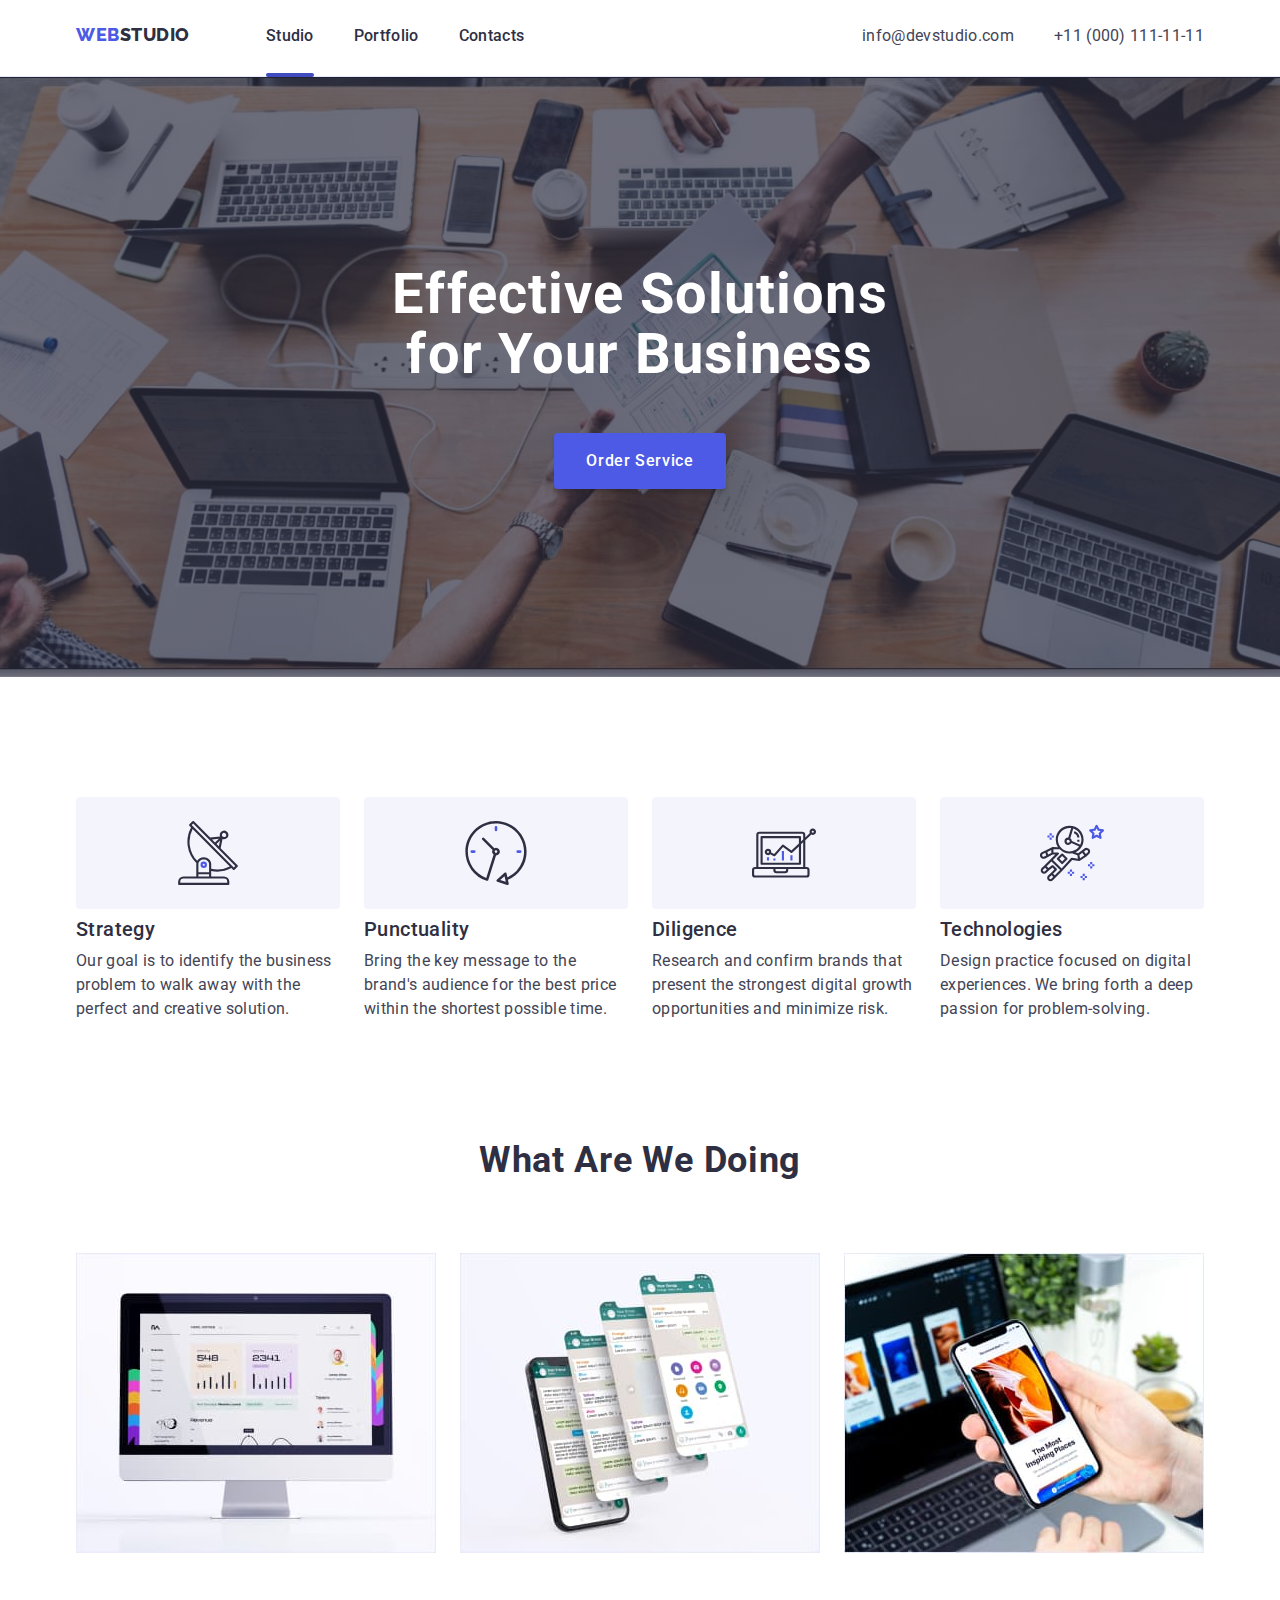
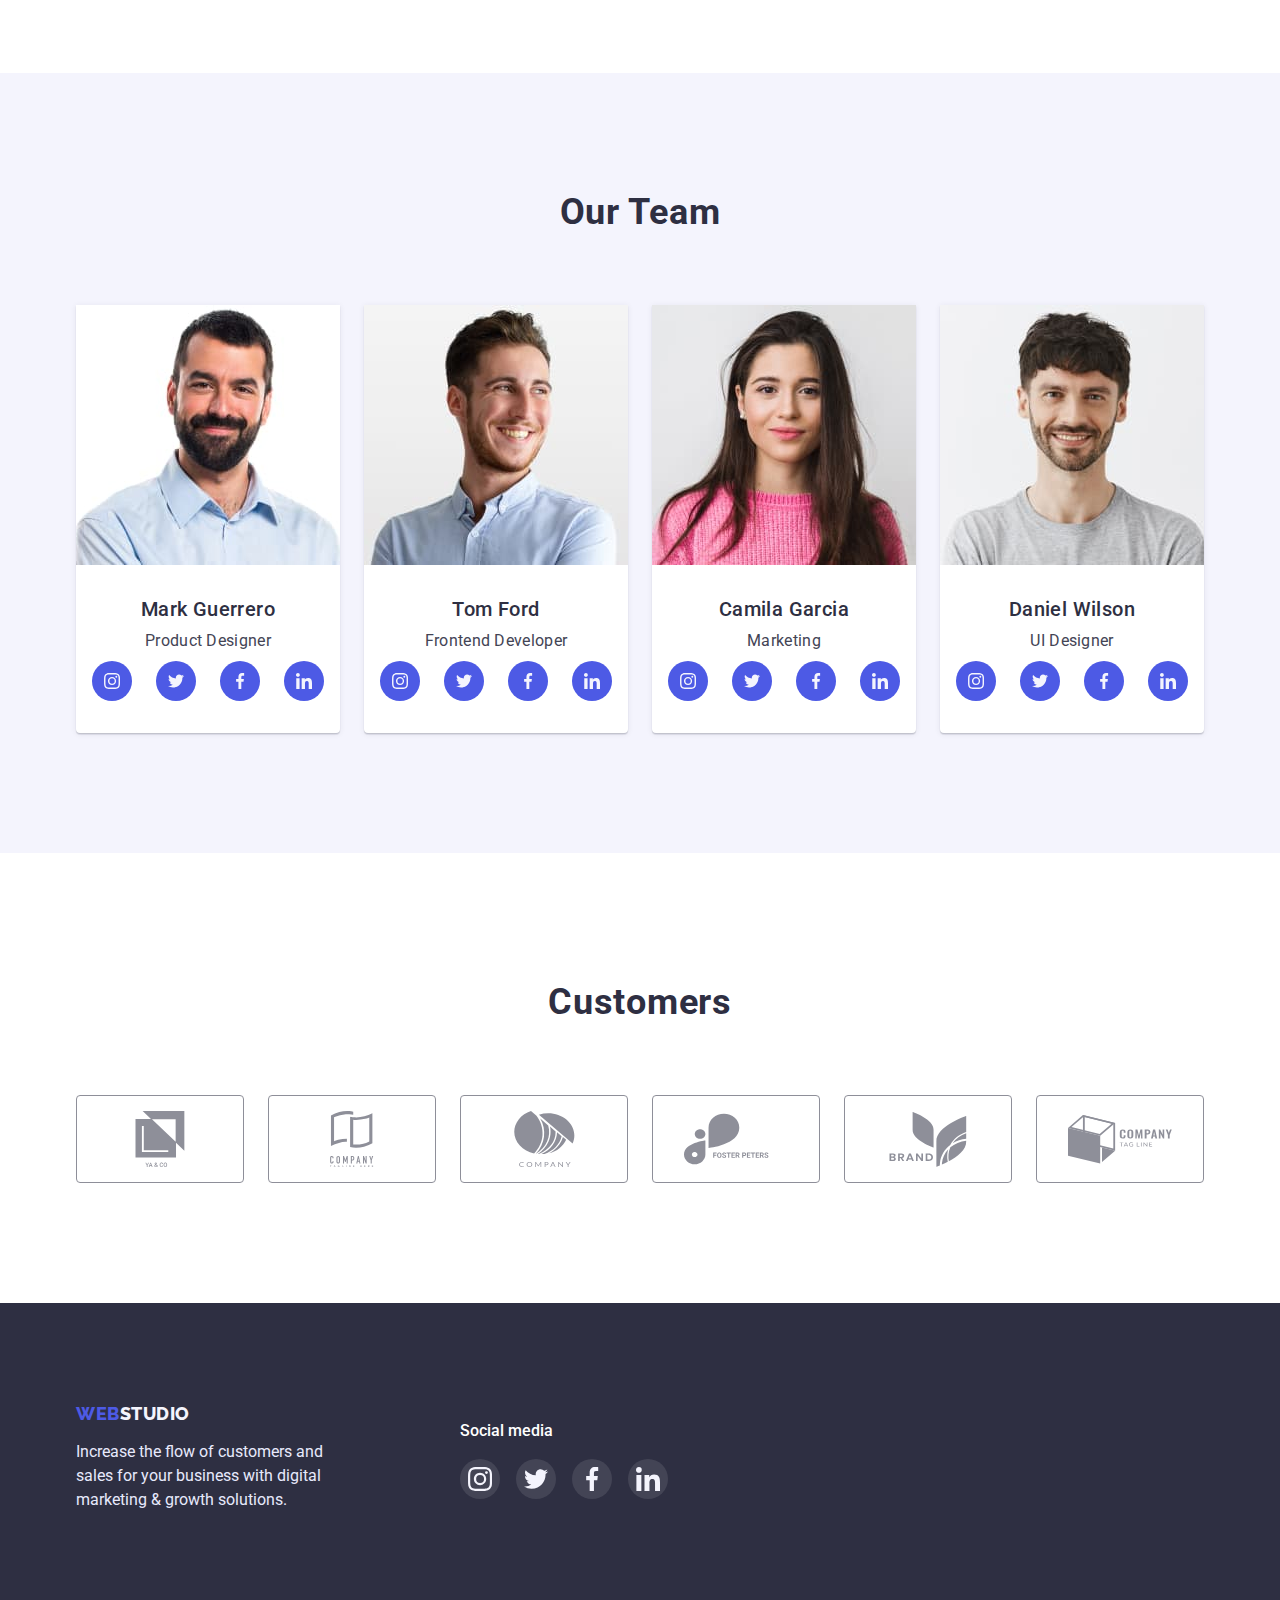
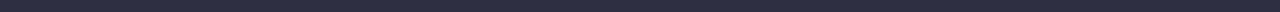
<file: index.html>
<!DOCTYPE html>
<html lang="en">

<head>
    <meta charset="UTF-8">
    <meta http-equiv="X-UA-Compatible" content="IE=edge">
    <meta name="viewport" content="width=device-width, initial-scale=1.0">

    <link rel="preconnect" href="https://fonts.googleapis.com">
    <link rel="preconnect" href="https://fonts.gstatic.com" crossorigin>
    <link
        href="https://fonts.googleapis.com/css2?family=Raleway:wght@800&family=Roboto:wght@400;500;700;900&display=swap"
        rel="stylesheet">

    <link rel="stylesheet" href="https://cdnjs.cloudflare.com/ajax/libs/modern-normalize/1.1.0/modern-normalize.min.css"
        integrity="sha512-wpPYUAdjBVSE4KJnH1VR1HeZfpl1ub8YT/NKx4PuQ5NmX2tKuGu6U/JRp5y+Y8XG2tV+wKQpNHVUX03MfMFn9Q=="
        crossorigin="anonymous" referrerpolicy="no-referrer" />

    <title>Studio</title>

    <link rel="stylesheet" href="css/styles.css">

</head>

<body>

    <header class="header">
        <div class="container header-container">
            <a href="./index.html" class="logo link">Web<span class="studio">Studio</span></a>
            <nav class="header-nav">
                <ul class="header-menu list">
                    <li class="header-item">
                        <a href="./index.html" rel="noopener noreferrer nofollow" class="link active">Studio</a>
                    </li>
                    <li class="header-item">
                        <a href="./portfolio.html" rel="noopener noreferrer nofollow" class="link">Portfolio</a>
                    </li>
                    <li class="header-item">
                        <a href="" class="link">Contacts</a>
                    </li>
                </ul>
            </nav>
            <address class="contacts">
                <ul class="contacts-list list">
                    <li class="header-item"><a class="contacts-link link"
                            href="mailto:info@devstudio.com">info@devstudio.com</a></li>
                    <li class="header-item"><a class="contacts-link link" href="tel:+110001111111">+11 (000)
                            111-11-11</a></li>
                </ul>
            </address>
        </div>
    </header>

    <main>
        <section class="hero">
            <div class="container">
                <h1 class="hero-title"> Effective Solutions
                    for Your Business</h1>
                <button class="hero-button" type="button" data-modal-open>Order Service</button>
            </div>
        </section>

        <section class="qualities">
            <div class="container">
                <h2 hidden class="qualities-title">Text</h2>
                <ul class="qualities-list list">
                    <li class="qualities-item item">
                        <div class="qualities-box-icon">
                            <svg class="qualities-icon" width="64" height="64">
                                <use href="images/icons.svg#icon-antenna-1"></use>
                            </svg>
                        </div>
                        <h3 class="qualities-subtitle subtitle">Strategy</h3>
                        <p class="qualities-text text">Our goal is to identify the business
                            problem to walk away with the perfect and creative solution.</p>
                    </li>
                    <li class="qualities-item item">
                        <div class="qualities-box-icon">
                            <svg class="qualities-icon" width="64" height="64">
                                <use href="images/icons.svg#icon-clock-1"></use>
                            </svg>
                        </div>
                        <h3 class="qualities-subtitle subtitle">Punctuality</h3>
                        <p class="qualities-text text">Bring the key message to the brand's audience for the best price
                            within the shortest possible
                            time.</p>
                    </li>
                    <li class="qualities-item item">
                        <div class="qualities-box-icon">
                            <svg class="qualities-icon" width="64" height="64">
                                <use href="images/icons.svg#icon-diagram-1"></use>
                            </svg>
                        </div>
                        <h3 class="qualities-subtitle subtitle">Diligence</h3>
                        <p class="qualities-text text">Research and confirm brands that present the strongest digital
                            growth
                            opportunities and minimize
                            risk.</p>
                    </li>
                    <li class="qualities-item item">
                        <div class="qualities-box-icon">
                            <svg class="qualities-icon" width="64" height="64">
                                <use href="images/icons.svg#icon-astronaut-1"></use>
                            </svg>
                        </div>
                        <h3 class="qualities-subtitle subtitle">Technologies</h3>
                        <p class="qualities-text text">Design practice focused on digital experiences. We bring forth a
                            deep
                            passion for
                            problem-solving.</p>
                    </li>
                </ul>
            </div>
        </section>

        <section class="services">
            <div class="container">
                <h2 class="services-title title">What are we doing</h2>
                <ul class="services-list list">
                    <li class="services-item item "><img src="./images/statistics.jpg" class="services-card"
                            alt="statistics" width="360" height="300">
                    </li>
                    <li class="services-item item "><img src="./images/addition.jpg" class="services-card"
                            alt="addition" width="360" height="300">
                    </li>
                    <li class="services-item item "><img src="./images/site.jpg" class="services-card" alt="site"
                            width="360" height="300"></li>
                </ul>
            </div>
        </section>

        <section class="team">
            <div class="container">
                <h2 class="team-title title">Our Team</h2>
                <ul class="team-list list">
                    <li class="team-card item ">
                        <img src="./images/mark.jpg" class="team-photo" alt="Mark Guerrero" width="264" height="260">
                        <div class="panel">
                            <h3 class="team-subtitle subtitle">Mark Guerrero</h3>
                            <p class="team-text text">Product Designer</p>
                            <ul class="team-soc-list list">
                                <li class="soc-item item">
                                    <a class="soc-link" href="">
                                        <svg class="soc-icon" width="16" height="16">
                                            <use href="./images/icons.svg#icon-instagram"></use>
                                        </svg>
                                    </a>
                                </li>
                                <li class="soc-item item">
                                    <a class="soc-link" href="">
                                        <svg class="soc-icon" width="16" height="16">
                                            <use href="./images/icons.svg#icon-twitter"></use>
                                        </svg>
                                    </a>
                                </li>
                                <li class="soc-item item">
                                    <a class="soc-link" href="">
                                        <svg class="soc-icon" width="16" height="16">
                                            <use href="./images/icons.svg#icon-facebook"></use>
                                        </svg>
                                    </a>
                                </li>
                                <li class="soc-item item">
                                    <a class="soc-link" href="">
                                        <svg class="soc-icon" width="16" height="16">
                                            <use href="./images/icons.svg#icon-linkedin"></use>
                                        </svg>
                                    </a>
                                </li>
                            </ul>
                        </div>
                    </li>
                    <li class="team-card item ">
                        <img src="./images/tom.jpg" class="team-photo" alt="Tom Ford" width="264" height="260">
                        <div class="panel">
                            <h3 class="team-subtitle subtitle">Tom Ford</h3>
                            <p class="team-text text">Frontend Developer</p>
                            <ul class="team-soc-list list">
                                <li class="soc-item item">
                                    <a class="soc-link" href="">
                                        <svg class="soc-icon" width="16" height="16">
                                            <use href="./images/icons.svg#icon-instagram"></use>
                                        </svg>
                                    </a>
                                </li>
                                <li class="soc-item item">
                                    <a class="soc-link" href="">
                                        <svg class="soc-icon" width="16" height="16">
                                            <use href="./images/icons.svg#icon-twitter"></use>
                                        </svg>
                                    </a>
                                </li>
                                <li class="soc-item item">
                                    <a class="soc-link" href="">
                                        <svg class="soc-icon" width="16" height="16">
                                            <use href="./images/icons.svg#icon-facebook"></use>
                                        </svg>
                                    </a>
                                </li>
                                <li class="soc-item item">
                                    <a class="soc-link" href="">
                                        <svg class="soc-icon" width="16" height="16">
                                            <use href="./images/icons.svg#icon-linkedin"></use>
                                        </svg>
                                    </a>
                                </li>
                            </ul>
                        </div>
                    </li>
                    <li class="team-card item ">
                        <img src="./images/camila.jpg" class="team-photo" alt="Camila Garcia" width="264" height="260">
                        <div class="panel">
                            <h3 class="team-subtitle subtitle">Camila Garcia</h3>
                            <p class="team-text text">Marketing</p>
                            <ul class="team-soc-list list">
                                <li class="soc-item item">
                                    <a class="soc-link" href="">
                                        <svg class="soc-icon" width="16" height="16">
                                            <use href="./images/icons.svg#icon-instagram"></use>
                                        </svg>
                                    </a>
                                </li>
                                <li class="soc-item item">
                                    <a class="soc-link" href="">
                                        <svg class="soc-icon" width="16" height="16">
                                            <use href="./images/icons.svg#icon-twitter"></use>
                                        </svg>
                                    </a>
                                </li>
                                <li class="soc-item item">
                                    <a class="soc-link" href="">
                                        <svg class="soc-icon" width="16" height="16">
                                            <use href="./images/icons.svg#icon-facebook"></use>
                                        </svg>
                                    </a>
                                </li>
                                <li class="soc-item item">
                                    <a class="soc-link" href="">
                                        <svg class="soc-icon" width="16" height="16">
                                            <use href="./images/icons.svg#icon-linkedin"></use>
                                        </svg>
                                    </a>
                                </li>
                            </ul>
                        </div>
                    </li>
                    <li class="team-card item ">
                        <img src="./images/daniel.jpg" class="team-photo" alt="Daniel Wilson" width="264" height="260">
                        <div class="panel">
                            <h3 class="team-subtitle subtitle">Daniel Wilson</h3>
                            <p class="team-text text">UI Designer</p>
                            <ul class="team-soc-list list">
                                <li class="soc-item item">
                                    <a class="soc-link" href="">
                                        <svg class="soc-icon" width="16" height="16">
                                            <use href="./images/icons.svg#icon-instagram"></use>
                                        </svg>
                                    </a>
                                </li>
                                <li class="soc-item item">
                                    <a class="soc-link" href="">
                                        <svg class="soc-icon" width="16" height="16">
                                            <use href="./images/icons.svg#icon-twitter"></use>
                                        </svg>
                                    </a>
                                </li>
                                <li class="soc-item item">
                                    <a class="soc-link" href="">
                                        <svg class="soc-icon" width="16" height="16">
                                            <use href="./images/icons.svg#icon-facebook"></use>
                                        </svg>
                                    </a>
                                </li>
                                <li class="soc-item item">
                                    <a class="soc-link" href="">
                                        <svg class="soc-icon" width="16" height="16">
                                            <use href="./images/icons.svg#icon-linkedin"></use>
                                        </svg>
                                    </a>
                                </li>
                            </ul>
                        </div>
                    </li>
                </ul>
            </div>
        </section>

        <section class="customers">
            <div class="container">
                <h2 class="team-title title">Customers</h2>
                <ul class="customers-list list">
                    <li class="customers-item item">
                        <a href="" class="customers-link" rel="noopener noreferrer nofollow">
                            <svg class="customers-icon" width="104" height="56">
                                <use href="./images/icons.svg#icon-group1"></use>
                            </svg>
                        </a>
                    </li>
                    <li class="customers-item item">
                        <a href="" class="customers-link" rel="noopener noreferrer nofollow">
                            <svg class="customers-icon" width="104" height="56">
                                <use href="./images/icons.svg#icon-group2"></use>
                            </svg>
                        </a>
                    </li>
                    <li class="customers-item item">
                        <a href="" class="customers-link" rel="noopener noreferrer nofollow">
                            <svg class="customers-icon" width="104" height="56">
                                <use href="./images/icons.svg#icon-group3"></use>
                            </svg>
                        </a>
                    </li>
                    <li class="customers-item item">
                        <a href="" class="customers-link" rel="noopener noreferrer nofollow">
                            <svg class="customers-icon" width="104" height="56">
                                <use href="./images/icons.svg#icon-group4"></use>
                            </svg>
                        </a>
                    </li>
                    <li class="customers-item item">
                        <a href="" class="customers-link" rel="noopener noreferrer nofollow">
                            <svg class="customers-icon" width="104" height="56">
                                <use href="./images/icons.svg#icon-group5"></use>
                            </svg>
                        </a>
                    </li>
                    <li class="customers-item item">
                        <a href="" class="customers-link" rel="noopener noreferrer nofollow">
                            <svg class="customers-icon" width="104" height="56">
                                <use href="./images/icons.svg#icon-group6"></use>
                            </svg>
                        </a>
                    </li>
                </ul>
        </section>

    </main>

    <footer class="footer">
        <div class="container footer-container">
            <div class="container container-footer-logo">
                <a href="./index.html" class="logo link">Web<span class="studio-footer">Studio</span></a>
                <p class="footer-text">Increase the flow of customers and sales for your business with digital marketing
                    & growth solutions.</p>
            </div>
            <div class="container footer-soc">
                <p class="footer-text soc-title">Social media</p>
                <ul class="footer-soc-list list">
                    <li class="soc-item footer-soc-item">
                        <a href="" rel="noopener noreferrer nofollow" class="soc-link footer-soc-link">
                            <svg class="soc-icon" width="24" height="24">
                                <use href="./images/icons.svg#icon-instagram"></use>
                            </svg>
                        </a>
                    </li>
                    <li class="soc-item footer-soc-item">
                        <a href="" rel="noopener noreferrer nofollow" class="soc-link footer-soc-link">
                            <svg class="soc-icon" width="24" height="24">
                                <use href="./images/icons.svg#icon-twitter"></use>
                            </svg>
                        </a>
                    </li>
                    <li class="soc-item footer-soc-item">
                        <a href="" rel="noopener noreferrer nofollow" class="soc-link footer-soc-link">
                            <svg class="soc-icon" width="24" height="24">
                                <use href="./images/icons.svg#icon-facebook"></use>
                            </svg>
                        </a>
                    </li>
                    <li class="soc-item footer-soc-item">
                        <a href="" rel="noopener noreferrer nofollow" class="soc-link footer-soc-link">
                            <svg class="soc-icon" width="24" height="24">
                                <use href="./images/icons.svg#icon-linkedin"></use>
                            </svg>
                        </a>
                    </li>
                </ul>
            </div>
        </div>
    </footer>

<div class="backdrop is-hidden" data-modal>
    <div class="modal">
        <button type="button" class="modal-close-btn" data-modal-close>
            <svg width="8" height="8">
                <use href="./images/icons.svg#icon-close-modal"></use>
            </svg>
        </button>
    </div>
</div>

<script src="./js/modal.js"></script>

</body>

</html>
</file>
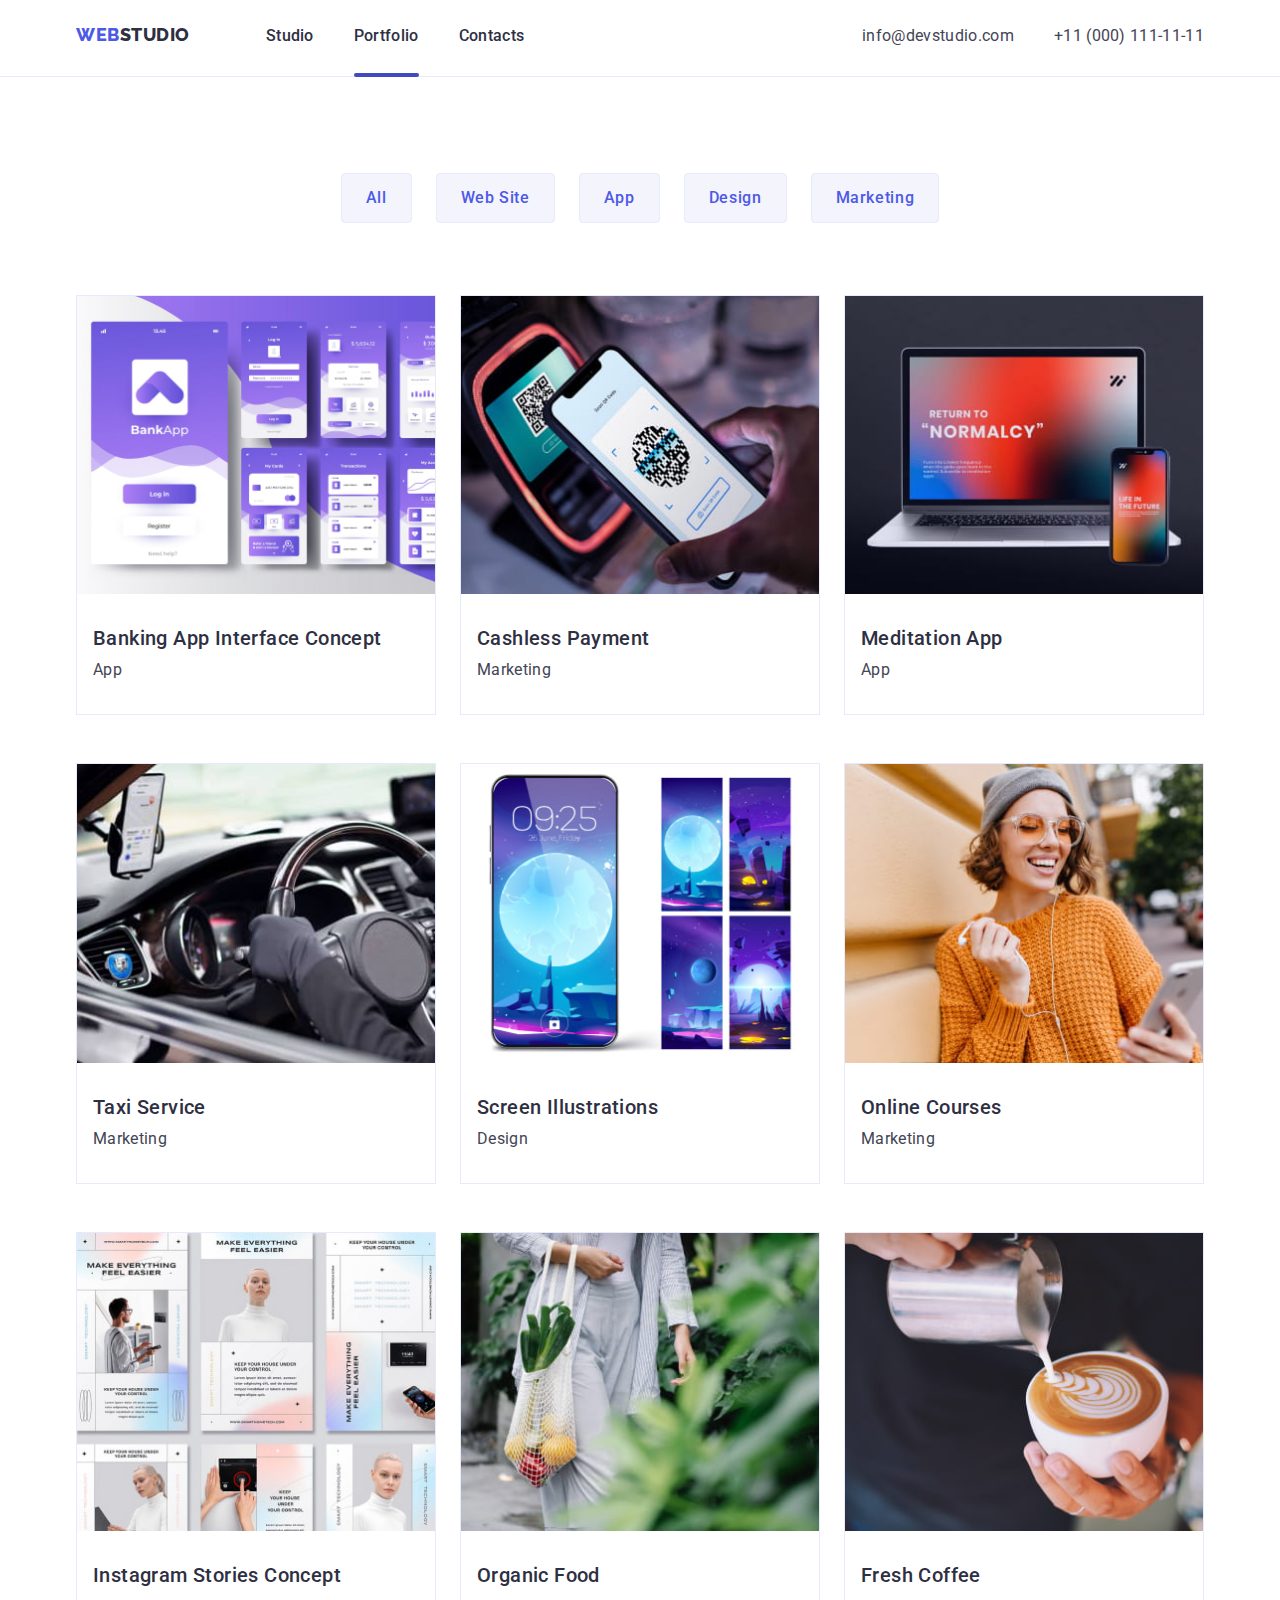
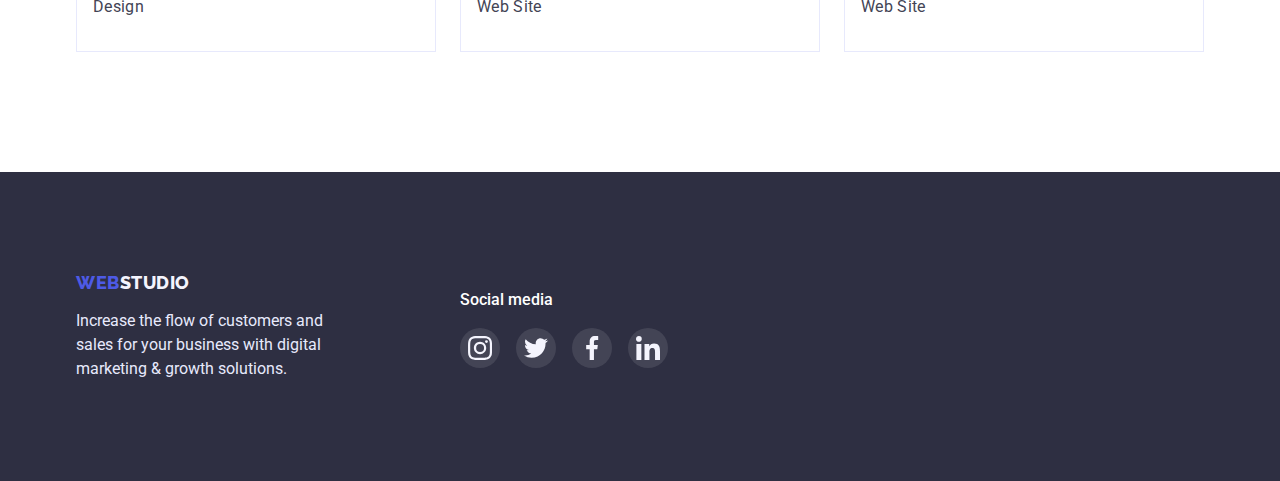
<file: portfolio.html>
<!DOCTYPE html>
<html lang="en">

<head>
    <meta charset="UTF-8">
    <meta http-equiv="X-UA-Compatible" content="IE=edge">
    <meta name="viewport" content="width=device-width, initial-scale=1.0">

    <link rel="preconnect" href="https://fonts.googleapis.com">
    <link rel="preconnect" href="https://fonts.gstatic.com" crossorigin>
    <link
        href="https://fonts.googleapis.com/css2?family=Raleway:wght@800&family=Roboto:wght@400;500;700;900&display=swap"
        rel="stylesheet">

    <link rel="stylesheet" href="https://cdnjs.cloudflare.com/ajax/libs/modern-normalize/1.1.0/modern-normalize.min.css"
        integrity="sha512-wpPYUAdjBVSE4KJnH1VR1HeZfpl1ub8YT/NKx4PuQ5NmX2tKuGu6U/JRp5y+Y8XG2tV+wKQpNHVUX03MfMFn9Q=="
        crossorigin="anonymous" referrerpolicy="no-referrer" />

    <title>Portfolio</title>

    <link rel="stylesheet" href="css/styles.css">
</head>

<body>

    <header class="header">
        <div class="container header-container">
            <a href="./index.html" class="logo link">Web<span class="studio">Studio</span></a>
            <nav class="header-nav">
                <ul class="header-menu list">
                    <li class="header-item">
                        <a href="./index.html" rel="noopener noreferrer nofollow" class="link">Studio</a>
                    </li>
                    <li class="header-item">
                        <a href="./portfolio.html" rel="noopener noreferrer nofollow" class="link active">Portfolio</a>
                    </li>
                    <li class="header-item">
                        <a href="" class="link">Contacts</a>
                    </li>
                </ul>
            </nav>
            <address class="contacts">
                <ul class="contacts-list list">
                    <li class="header-item"><a class="contacts-link link"
                            href="mailto:info@devstudio.com">info@devstudio.com</a></li>
                    <li class="header-item"><a class="contacts-link link" href="tel:+110001111111">+11 (000)
                            111-11-11</a></li>
                </ul>
            </address>
        </div>
    </header>

    <main>
        <section class="filter">
            <div class="container">
                <h1 hidden>Title</h1>
                <ul class="filter-list list">
                    <li class="item"><button class="filter-button" type="button">All</button></li>
                    <li class="item"><button class="filter-button" type="button">Web Site</button></li>
                    <li class="item"><button class="filter-button" type="button">App</button></li>
                    <li class="item"><button class="filter-button" type="button">Design</button></li>
                    <li class="item"><button class="filter-button" type="button">Marketing</button></li>
                </ul>

                <ul class="job-list list">
                    <li class="job-card">
                        <a class="job-card-link link" href="">
                            <div class="job-cover-wrap">
                                <img src="./images/banking-app.jpg" class="job-photo"
                                    alt="Banking App Interface Concept" width="360" height="300">
                                <p class="job-photo-text text">Lorem ipsum dolor sit amet consectetur, adipisicing elit.
                                    Doloremque, a. Dolorem dolore ipsam quas modi tempora nemo accusantium, molestiae
                                    sint minima vitae nisi enim eligendi, explicabo laudantium, distinctio doloremque
                                    ducimus?</p>
                            </div>
                            <div class="panel">
                                <h2 class="job-title subtitle">Banking App Interface Concept</h2>
                                <p class="job-text text">App</p>
                            </div>
                        </a>
                    </li>
                    <li class="job-card">
                        <a class="job-card-link link" href="">
                            <div class="job-cover-wrap">
                                <img src="./images/cashless-payment.jpg" class="job-photo" alt="Cashless Payment"
                                    width="360" height="300">
                                <p class="job-photo-text text">Lorem ipsum dolor sit amet consectetur, adipisicing elit.
                                    Doloremque, a. Dolorem dolore ipsam quas modi tempora nemo accusantium, molestiae
                                    sint minima vitae nisi enim eligendi, explicabo laudantium, distinctio doloremque
                                    ducimus?</p>
                            </div>
                            <div class="panel">
                                <h2 class="job-title subtitle">Cashless Payment</h2>
                                <p class="job-text text">Marketing</p>
                            </div>
                        </a>
                    </li>
                    <li class="job-card">
                        <a class="job-card-link link" href="">
                            <div class="job-cover-wrap">
                                <img src="./images/meditation-app.jpg" class="job-photo" alt="Meditaion App" width="360"
                                    height="300">
                                <p class="job-photo-text text">Lorem ipsum dolor sit amet consectetur, adipisicing elit.
                                    Doloremque, a. Dolorem dolore ipsam quas modi tempora nemo accusantium, molestiae
                                    sint minima vitae nisi enim eligendi, explicabo laudantium, distinctio doloremque
                                    ducimus?Lorem ipsum dolor sit amet consectetur, adipisicing elit.
                                    Doloremque, a. Dolorem dolore ipsam quas modi tempora nemo accusantium, molestiae
                                    sint minima vitae nisi enim eligendi, explicabo laudantium, distinctio doloremque
                                    ducimus?</p>
                            </div>
                            <div class="panel">
                                <h2 class="job-title subtitle">Meditation App</h2>
                                <p class="job-text text">App</p>
                            </div>
                        </a>
                    </li>
                    <li class="job-card">
                        <a class="job-card-link link" href="">
                            <div class="job-cover-wrap">
                                <img src="./images/taxi-service.jpg" class="job-photo" alt="Taxi Service" width="360"
                                    height="300">
                                <p class="job-photo-text text">Lorem ipsum dolor sit amet consectetur, adipisicing elit.
                                    Doloremque, a. Dolorem dolore ipsam quas modi tempora nemo accusantium, molestiae
                                    sint minima vitae nisi enim eligendi, explicabo laudantium, distinctio doloremque
                                    ducimus?</p>
                            </div>
                            <div class="panel">
                                <h2 class="job-title subtitle">Taxi Service</h2>
                                <p class="job-text text">Marketing</p>
                            </div>
                        </a>
                    </li>
                    <li class="job-card">
                        <a class="job-card-link link" href="">
                            <div class="job-cover-wrap">
                                <img src="./images/screen-illustrations.jpg" class="job-photo"
                                    alt="Screen Illustrations" width="360" height="300">
                                <p class="job-photo-text text">Lorem ipsum dolor sit amet consectetur, adipisicing elit.
                                    Doloremque, a. Dolorem dolore ipsam quas modi tempora nemo accusantium, molestiae
                                    sint minima vitae nisi enim eligendi, explicabo laudantium, distinctio doloremque
                                    ducimus?</p>
                            </div>
                            <div class="panel">
                                <h2 class="job-title subtitle">Screen Illustrations</h2>
                                <p class="job-text text">Design</p>
                            </div>
                        </a>
                    </li>
                    <li class="job-card">
                        <a class="job-card-link link" href="">
                            <div class="job-cover-wrap">
                                <img src="./images/online-courses.jpg" class="job-photo" alt="Online Courses"
                                    width="360" height="300">
                                <p class="job-photo-text text">Lorem ipsum dolor sit amet consectetur, adipisicing elit.
                                    Doloremque, a. Dolorem dolore ipsam quas modi tempora nemo accusantium, molestiae
                                    sint minima vitae nisi enim eligendi, explicabo laudantium, distinctio doloremque
                                    ducimus?</p>
                            </div>
                            <div class="panel">
                                <h2 class="job-title subtitle">Online Courses</h2>
                                <p class="job-text text">Marketing</p>
                            </div>
                        </a>
                    </li>
                    <li class="job-card">
                        <a class="job-card-link link" href="">
                            <div class="job-cover-wrap">
                                <img src="./images/instagram-stories-concept.jpg" class="job-photo"
                                    alt="Instagram Stories Concept" width="360" height="300">
                                <p class="job-photo-text text">Lorem ipsum dolor sit amet consectetur, adipisicing elit.
                                    Doloremque, a. Dolorem dolore ipsam quas modi tempora nemo accusantium, molestiae
                                    sint minima vitae nisi enim eligendi, explicabo laudantium, distinctio doloremque
                                    ducimus?Lorem ipsum dolor sit amet consectetur, adipisicing elit.
                                    Doloremque, a. Dolorem dolore ipsam quas modi tempora nemo accusantium, molestiae
                                    sint minima vitae nisi enim eligendi, explicabo laudantium, distinctio doloremque
                                    ducimus?</p>
                            </div>
                            <div class="panel">
                                <h2 class="job-title subtitle">Instagram Stories Concept</h2>
                                <p class="job-text text">Design</p>
                            </div>
                        </a>
                    </li>
                    <li class="job-card">
                        <a class="job-card-link link" href="">
                            <div class="job-cover-wrap">
                                <img src="./images/organic-food.jpg" class="job-photo" alt="Organic Food" width="360"
                                    height="300">
                                <p class="job-photo-text text">Lorem ipsum dolor sit amet consectetur, adipisicing elit.
                                    Doloremque, a. Dolorem dolore ipsam quas modi tempora nemo accusantium, molestiae
                                    sint minima vitae nisi enim eligendi, explicabo laudantium, distinctio doloremque
                                    ducimus?</p>
                            </div>
                            <div class="panel">
                                <h2 class="job-title subtitle">Organic Food</h2>
                                <p class="job-text text">Web Site</p>
                            </div>
                        </a>
                    </li>
                    <li class="job-card">
                        <a class="job-card-link link" href="">
                            <div class="job-cover-wrap">
                                <img src="./images/fresh-coffee.jpg" class="job-photo" alt="Fresh Coffee" width="360"
                                    height="300">
                                <p class="job-photo-text text">Lorem ipsum dolor sit amet consectetur, adipisicing elit.
                                    Doloremque, a. Dolorem dolore ipsam quas modi tempora nemo accusantium, molestiae
                                    sint minima vitae nisi enim eligendi, explicabo laudantium, distinctio doloremque
                                    ducimus?</p>
                            </div>
                            <div class="panel">
                                <h2 class="job-title subtitle">Fresh Coffee</h2>
                                <p class="job-text text">Web Site</p>
                            </div>
                        </a>
                    </li>
                </ul>
            </div>
        </section>

    </main>

    <footer class="footer">
        <div class="container footer-container">
            <div class="container container-footer-logo">
                <a href="./index.html" class="logo link">Web<span class="studio-footer">Studio</span></a>
                <p class="footer-text">Increase the flow of customers and sales for your business with digital marketing
                    & growth solutions.</p>
            </div>
            <div class="container footer-soc">
                <p class="footer-text soc-title">Social media</p>
                <ul class="footer-soc-list list">
                    <li class="soc-item footer-soc-item">
                        <a href="" rel="noopener noreferrer nofollow" class="soc-link footer-soc-link">
                            <svg class="soc-icon" width="24" height="24">
                                <use href="./images/icons.svg#icon-instagram"></use>
                            </svg>
                        </a>
                    </li>
                    <li class="soc-item footer-soc-item">
                        <a href="" rel="noopener noreferrer nofollow" class="soc-link footer-soc-link">
                            <svg class="soc-icon" width="24" height="24">
                                <use href="./images/icons.svg#icon-twitter"></use>
                            </svg>
                        </a>
                    </li>
                    <li class="soc-item footer-soc-item">
                        <a href="" rel="noopener noreferrer nofollow" class="soc-link footer-soc-link">
                            <svg class="soc-icon" width="24" height="24">
                                <use href="./images/icons.svg#icon-facebook"></use>
                            </svg>
                        </a>
                    </li>
                    <li class="soc-item footer-soc-item">
                        <a href="" rel="noopener noreferrer nofollow" class="soc-link footer-soc-link">
                            <svg class="soc-icon" width="24" height="24">
                                <use href="./images/icons.svg#icon-linkedin"></use>
                            </svg>
                        </a>
                    </li>
                </ul>
            </div>
        </div>
    </footer>

</body>

</html>
</file>
<file: css/styles.css>
:root {
  --main-text-color:#434455;
  --web-text-color: #4D5AE5;
  --studio-text-color:#2E2F42;
  --studio-footer-text-color:#E7E9FC;
  --title-h2-text-color:#2E2F42;
  --subtitle-text-color:#2E2F42;
  --transit-elem: 250ms cubic-bezier(0.4, 0, 0.2, 1);
}

* {
    box-sizing: border-box;
}

body, h1, h2, h3, h4, h5, h6, p, ul {
    margin: 0;
    padding: 0;
}

body {
    font-family: 'Roboto', sans-serif;
    font-style: normal;
    color: var(--main-text-color);
    background: #FFF;
}

.container {
    max-width: 1158px;
    padding: 0 15px;
    margin: 0 auto;
}

section {
    display: block;
}

img {
    display: block;
    max-width: 100%;
    height: auto;
}

.list {
    list-style: none;
    display: flex;
    justify-content: center;
}

.link {
    text-decoration: none;
    color: #2E2F42;
    transition: color var(--transit-elem);
  }

.link:is(:active, :hover, :focus) {
    color:#404BBF;
  }

.header {
    border-bottom: 1px solid #E7E9FC;
    padding-top: 24px;
    padding-bottom: 28px;
  }

.header-container {
    display: flex;
  }

.header-nav {
   margin-left: 76px; 
}

.active {
    position: relative; 
}

.active::after {
    content: "";
    position: absolute;
    left: 0;
    bottom: -32px;
    width: 100%;
    height: 4px;
    border-radius: 2px;
    background-color: #404BBF;
}

.header-menu {
    font-weight: 500;
    font-size: 16px;
    line-height: 1.5;
    letter-spacing: 0.02em;
  }

.header-item {
    margin-right: 40px;
  }

.header-item:last-of-type {
    margin-right: 0;
  }

.logo {
   font-family: 'Raleway', sans-serif;
   font-weight: 800;
   font-size: 18px;
   line-height: 1.17;
   letter-spacing: 0.03em;
   text-transform: uppercase; 
   color: var(--web-text-color);
}

.studio {
    color: var(--studio-text-color);
}

.contacts {
   font-style: normal;
   font-weight: 400;
   font-size: 16px;
   line-height: 1.5;
   letter-spacing: 0.02em;
   margin-left: auto;
}

.contacts-link {
    color: var(--main-text-color);
}

.hero {
    background-color: #2E2F42;
    background-image: linear-gradient(rgba(46, 47, 66, 0.7), rgba(46, 47, 66, 0.7)), url('../images/hero.jpg');
    background-repeat: no-repeat;
    background-position: center;
    background-size: cover;
    max-height: 600px;
    margin: 0 auto;
    padding: 188px 0;
}

.hero-title {
    font-size: 56px;
    line-height: 1.07;
    letter-spacing: 0.02em;
    text-align: center;
    color: #FFF; 
    max-width: 496px;
    padding-bottom: 48px;
    margin: 0 auto;
}

button {
    cursor: pointer;
    font-family: inherit;
    font-weight: 500;
    font-size: 16px;
    line-height: 1.5;
    align-items: center;
    text-align: center;
    border-radius: 4px;
    letter-spacing: 0.04em;
}

.hero-button {
    color: #FFF;
    background: #4D5AE5;
    box-shadow: 0px 4px 4px rgba(0, 0, 0, 0.15);
    border: none;
    padding: 16px 32px;
    display: flex;
    margin: 0 auto;
    transition: background var(--transit-elem);
}

.hero-button:is(:hover, :focus) {
    background: #404BBF;
}

.filter-button {
    background: #F4F4FD;
    border: 1px solid #E7E9FC;
    color: #4D5AE5;
    padding: 12px 24px;
    transition: background var(--transit-elem), color var(--transit-elem), box-shadow var(--transit-elem), border-radius var(--transit-elem);
}

.filter-button:is(:active, :hover, :focus) {
    background: #404BBF;
    color: #FFF;
    box-shadow: 0px 3px 1px rgba(0, 0, 0, 0.1), 0px 2px 1px rgba(0, 0, 0, 0.08), 0px 2px 2px rgba(0, 0, 0, 0.12);
    border-radius: 4px;
}

.title /*h2*/{
    font-size: 36px;
    line-height: 1.11;
    letter-spacing: 0.02em;
    text-align: center;
    text-transform: capitalize;
    color: var(--title-h2-text-color);
    margin-bottom: 72px;
}

.subtitle /*h3*/{ 
    font-weight: 500;
    font-size: 20px;
    line-height: 1.2;
    letter-spacing: 0.02em;
    color: var(--subtitle-text-color);
    padding-bottom: 8px;
}

.text {
    font-size: 16px;
    line-height: 1.5;
    letter-spacing: 0.02em;
    color: var(--main-text-color);
}

.qualities {
    padding: 120px 0;
}

.qualities-item {
    flex-basis: calc((100% - 3 * 24px) / 4);
}

.qualities-box-icon {
    width: 264px;
    height: 112px;
    border-radius: 4px;
    margin-bottom: 8px;
    background-color: #F4F4FD;
    display: flex;
    justify-content: center;
    align-items: center;
}

.item {
    margin-right: 24px; 
}

.item:last-of-type {
    margin-right: 0;
}

.qualities-text {
    max-width: 264px;
}

.services {
    padding-bottom: 120px;
}

.team {
    background: #F4F4FD;
    padding: 120px 0;
}

.team-card {
    box-shadow: 0px 1px 6px rgba(46, 47, 66, 0.08), 0px 1px 1px rgba(46, 47, 66, 0.16), 0px 2px 1px rgba(46, 47, 66, 0.08);
    border-radius: 0px 0px 4px 4px;
    background: #FFF;
    text-align: center;
}

.team-text {
    margin-bottom: 8px;
}

.soc-item {
    width: 40px;
    height: 40px;
}

.soc-link {
    display: flex;
    align-items: center;
    justify-content: center;
    width: 100%;
    height: 100%;
    border-radius: 50%;
    background-color:#4D5AE5;
    transition: background var(--transit-elem);
}

.soc-link:is(:active, :hover, :focus) {
    cursor: pointer;
    background: #404BBF;
}

.soc-icon {
    fill: #F4F4FD;
}

.panel {
    padding: 32px 16px;   
}

.customers {
    padding: 130px 0 120px 0;
}

.customers-item {
    width: 168px;
    height: 88px;
    border: 1px solid #8E8F99;
    border-radius: 4px;
}

.customers-link {
    display: flex;
    justify-content: center;
    align-items: center;
    width: 100%;
    height: 100%;
    fill: #8E8F99;
    transition: border var(--transit-elem), fill var(--transit-elem);
}

.customers-link:is(:active, :hover, :focus) {
    cursor: pointer;
    border: 1px solid #404BBF;
    fill: #404BBF;;
}

.filter {
    padding-top: 96px;
    padding-bottom: 120px;
}

.filter-list {
    margin-bottom: 72px;
}

.job-list {
   flex-wrap: wrap;
}

.job-card {
    border: 1px solid #E7E9FC;
    width: 360px;
    margin-right: 24px;
    margin-bottom: 48px;
    transition: box-shadow var(--transit-elem);
}

.job-card:nth-child(3n) {
    margin-right: 0;
}

.job-card:nth-last-child(-n + 3) {
    margin-bottom: 0;
}

.job-card:is(:active, :hover, :focus) {
    box-shadow: 0px 1px 6px rgba(46, 47, 66, 0.08), 0px 1px 1px rgba(46, 47, 66, 0.16), 0px 2px 1px rgba(46, 47, 66, 0.08);
}

.job-card-link {
    display: block;
}

.job-card-link:is(:active, :hover, :focus) .job-photo-text {
    transform: translate(0);
}

.job-cover-wrap {
    position: relative;
    overflow: hidden;
}

.job-photo-text {
    position: absolute;
    overflow: auto;
    color: #F4F4FD;
    background-color: #4D5AE5;
    padding: 40px 32px;
    top: 0;
    height: 101%;
    transform: translateY(100%);
    transition: transform var(--transit-elem);
}

.footer {
    background: #2E2F42;
    padding: 100px 0;
}

.studio-footer {
    color: #F4F4FD;
}

.footer-container {
    display: flex;
}

.container-footer-logo {
    margin: 0;
    padding: 0;
}

.footer-text {
    color: var(--studio-footer-text-color);
    line-height: 1.5;
    max-width: 264px;
    margin-top: 16px;
}

.footer-soc {
    max-width: 208px;
    margin-left: 120px;
    padding: 0;
}

.soc-title {
    font-weight: 500;
    color: #FFF;
    margin-bottom: 16px;
}

.footer-soc-item {
  margin-right: 16px;  
}

.footer-soc-item:last-of-type {
    margin-right: 0;
}

.footer-soc-link {
    background: rgba(255, 255, 255, 0.1);
    transition: background var(--transit-elem);
}

.footer-soc-link:is(:active, :hover, :focus) {
    cursor: pointer;
    background: #31D0AA;
}

.no-scroll {
    overflow: hidden;
}

.backdrop {
    position: fixed;
    top: 0;
    width: 100%;
    height: 100%;
    background-color: rgba(46, 47, 66, 0.4);
    transition: opacity var(--transit-elem), visibility var(--transit-elem);
}

.backdrop.is-hidden .modal{
    transform: translate(-50%, -50%) scaleY(0);
}

.modal {
    position: absolute;
    top: 50%;
    left: 50%;
    transform: translate(-50%, -50%) scale(1);
    transition: transform var(--transit-elem);
    padding: 24px;
    width: 448px;
    min-height: 576px;
    background: #FCFCFC;
    box-shadow: 0px 1px 1px rgba(0, 0, 0, 0.14), 0px 1px 3px rgba(0, 0, 0, 0.12), 0px 2px 1px rgba(0, 0, 0, 0.2);
    border-radius: 4px;
}

.modal-close-btn {
    display: flex;
    justify-content: center;
    align-items: center;
    margin-left: auto;
    width: 24px;
    height: 24px;
    background-color: #E7E9FC;
    border: 1px solid rgba(0, 0, 0, 0.1);
    border-radius: 50%;
}

.is-hidden {
    opacity: 0;
    visibility: hidden;
    pointer-events: none;
}
</file>
